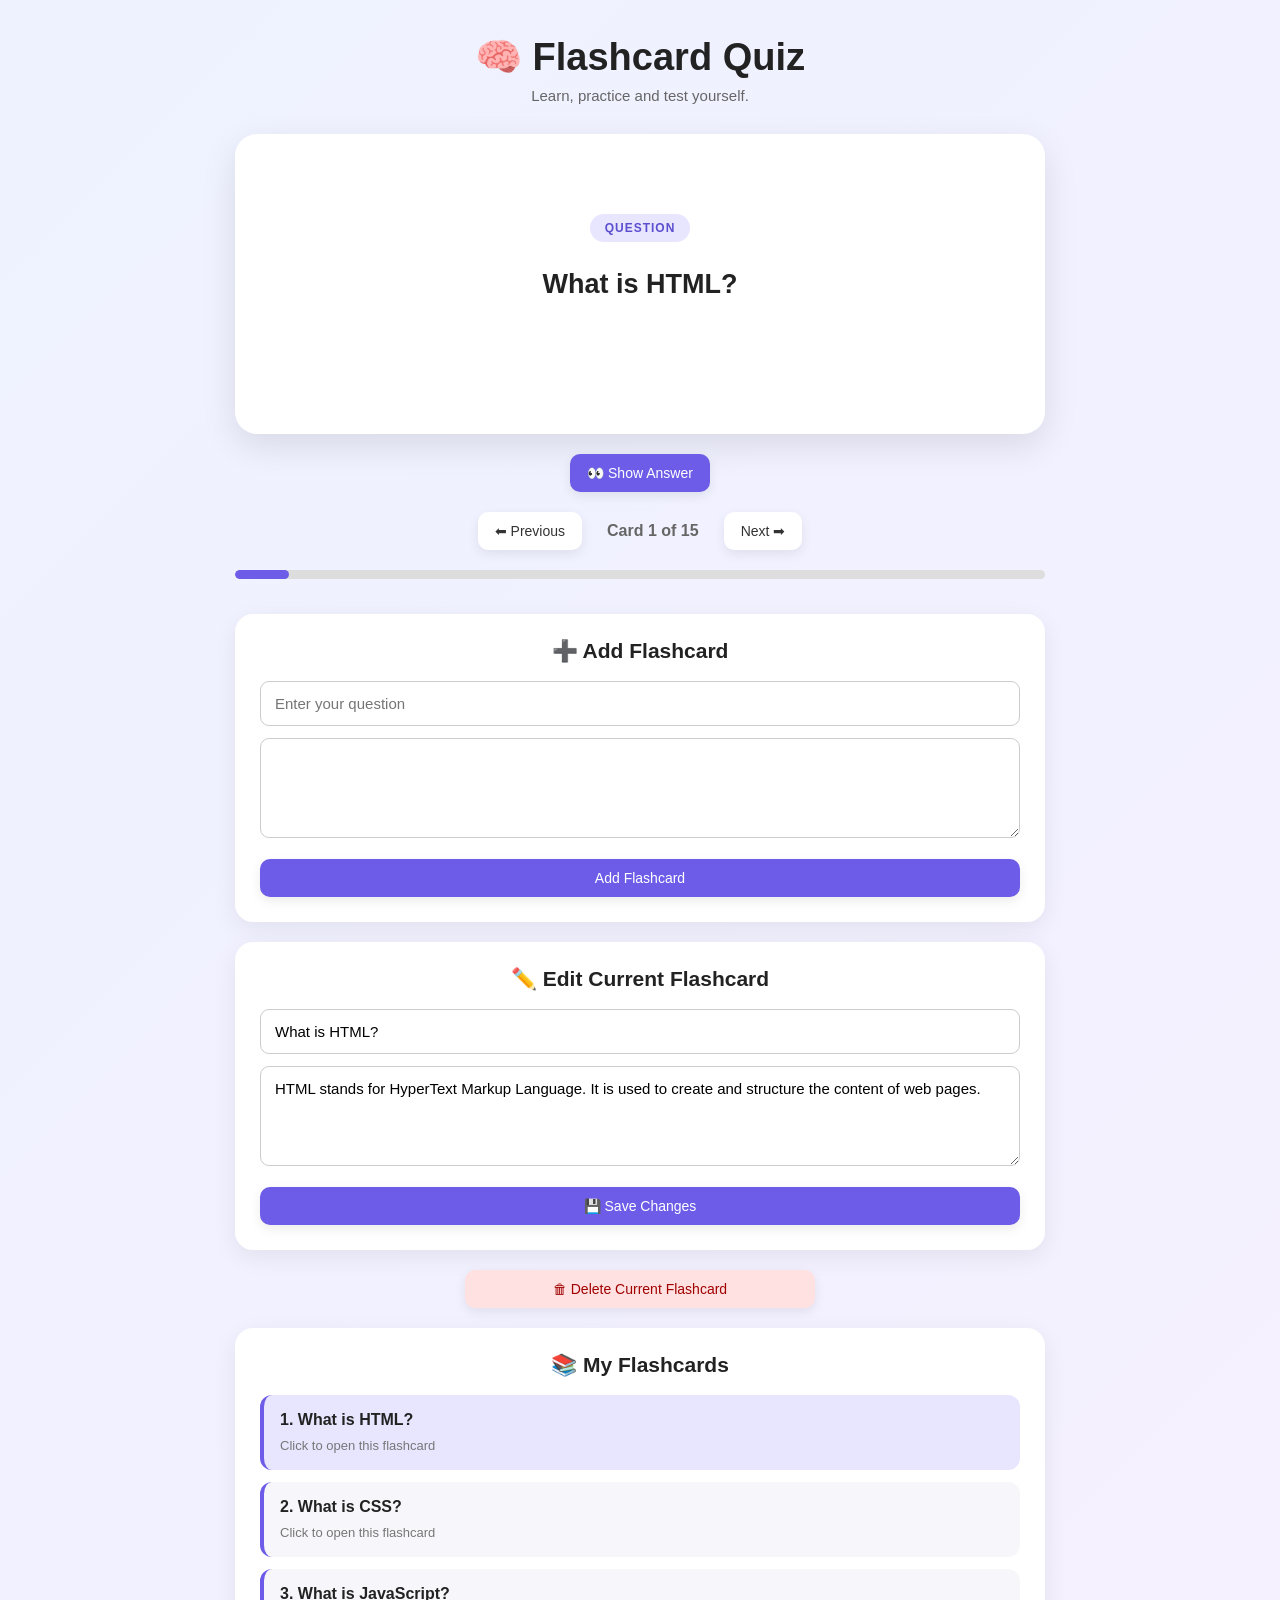
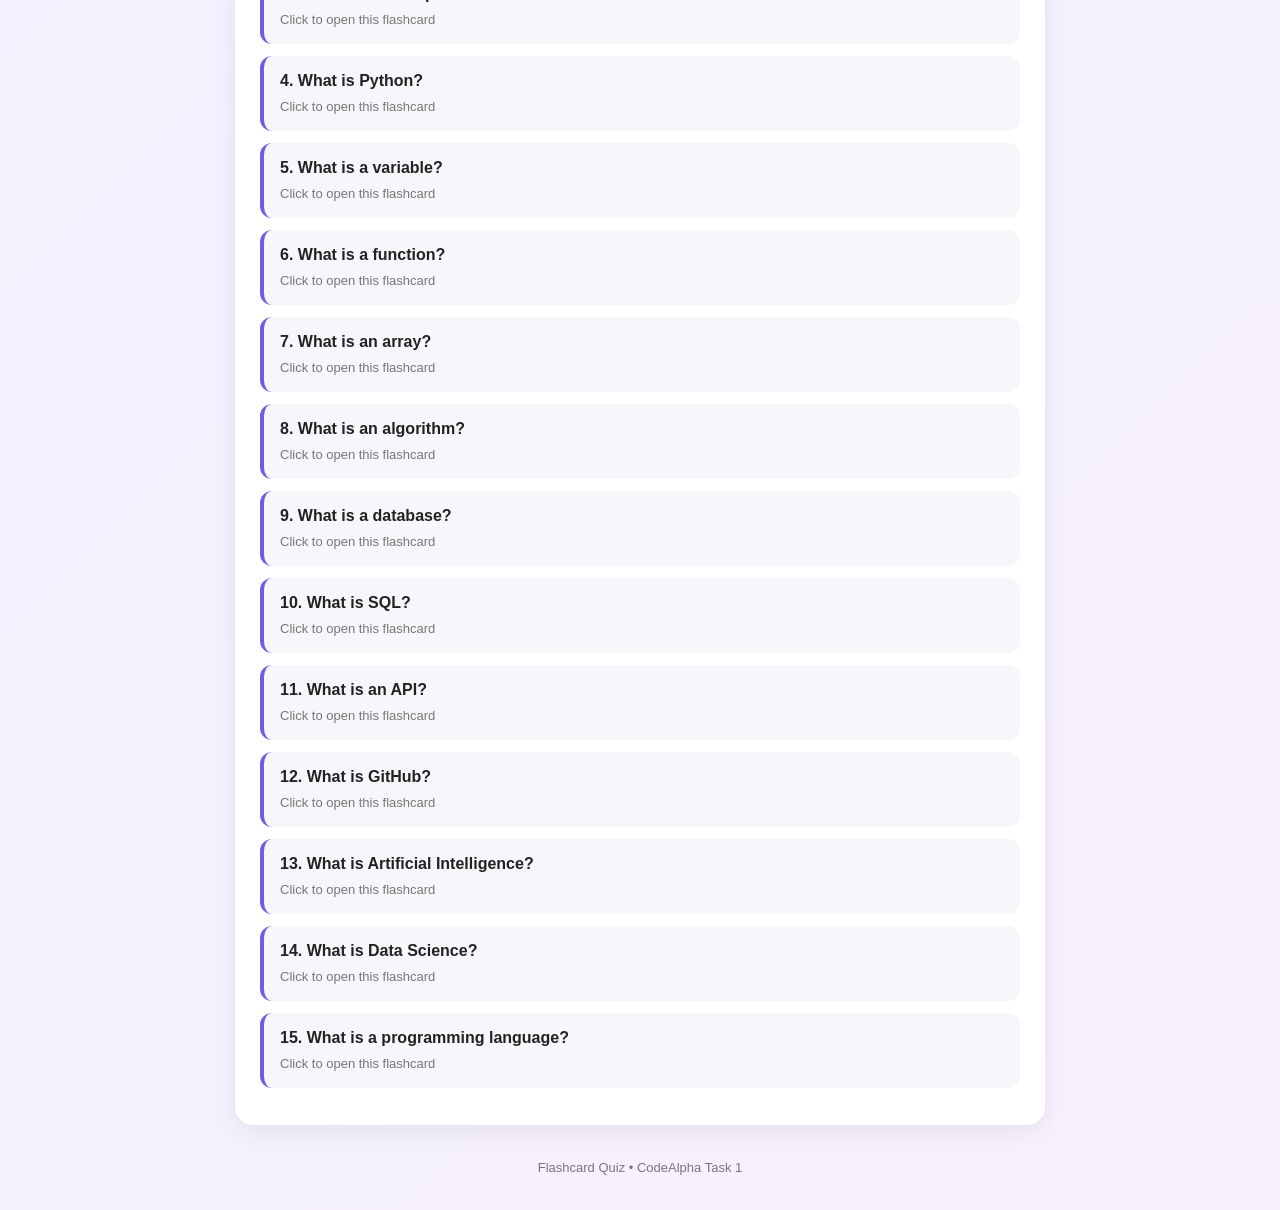
<file: flashcard-quiz-app/index.html>
<!DOCTYPE html>
<html lang="en">
<head>
    <meta charset="UTF-8">
    <meta name="viewport" content="width=device-width, initial-scale=1.0">

    <title>Flashcard Quiz App</title>

    <link rel="stylesheet" href="style.css">
</head>

<body>

<div class="app">

    <header>
        <h1>🧠 Flashcard Quiz</h1>
        <p>Learn, practice and test yourself.</p>
    </header>


    <!-- FLASHCARD -->

    <section class="quiz-section">

        <div class="flashcard" id="flashcard">

            <div class="card-content">

                <span id="card-label">QUESTION</span>

                <h2 id="question">Loading...</h2>

                <p id="answer"></p>

            </div>

        </div>


        <button
            id="show-answer"
            class="primary-btn"
            onclick="toggleAnswer()">

            👀 Show Answer

        </button>


        <!-- NAVIGATION -->

        <div class="navigation">

            <button onclick="previousCard()">
                ⬅ Previous
            </button>

            <span id="counter">
                Card 1 of 1
            </span>

            <button onclick="nextCard()">
                Next ➡
            </button>

        </div>


        <!-- PROGRESS -->

        <div class="progress-container">

            <div
                class="progress-bar"
                id="progress-bar">
            </div>

        </div>

    </section>


    <!-- ADD FLASHCARD -->

    <section class="panel">

        <h2>➕ Add Flashcard</h2>

        <input
            type="text"
            id="question-input"
            placeholder="Enter your question">

        <textarea
            id="answer-input"
            placeholder="Enter the answer">
        </textarea>

        <button
            class="primary-btn full-btn"
            onclick="addCard()">

            Add Flashcard

        </button>

    </section>


    <!-- EDIT FLASHCARD -->

    <section class="panel">

        <h2>✏️ Edit Current Flashcard</h2>

        <input
            type="text"
            id="edit-question"
            placeholder="Edit question">

        <textarea
            id="edit-answer"
            placeholder="Edit answer">
        </textarea>

        <button
            class="primary-btn full-btn"
            onclick="saveEdit()">

            💾 Save Changes

        </button>

    </section>


    <!-- DELETE -->

    <section class="manage-section">

        <button
            class="delete-btn"
            onclick="deleteCard()">

            🗑 Delete Current Flashcard

        </button>

    </section>


    <!-- ALL FLASHCARDS -->

    <section class="panel">

        <h2>📚 My Flashcards</h2>

        <div id="cards-list"></div>

    </section>


    <footer>
        <p>Flashcard Quiz • CodeAlpha Task 1</p>
    </footer>

</div>


<script src="script.js"></script>

</body>
</html>
</file>
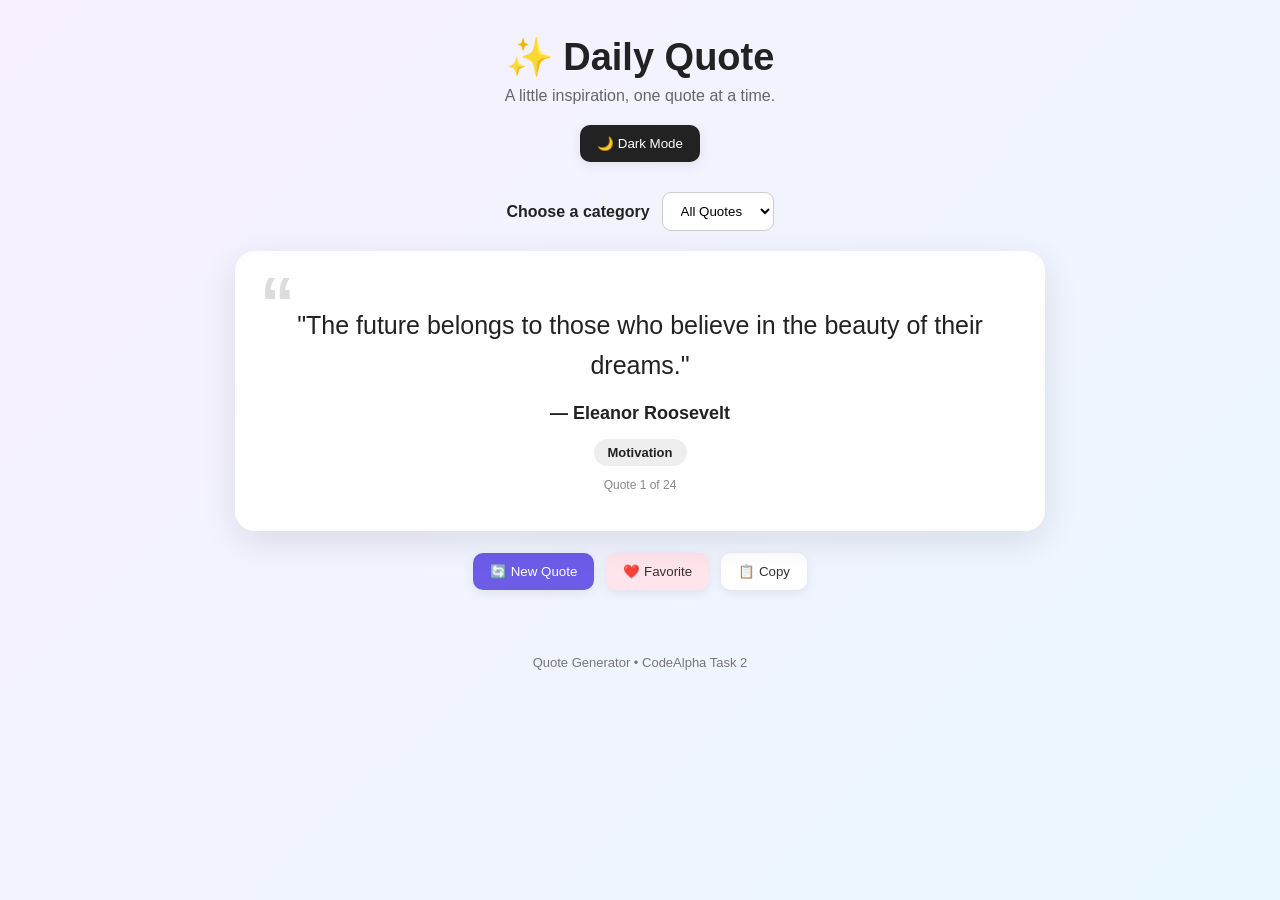
<file: random-quote-generator/index.html>
<!DOCTYPE html>
<html lang="en">
<head>
    <meta charset="UTF-8">
    <meta name="viewport" content="width=device-width, initial-scale=1.0">

    <title>Daily Quote Generator</title>

    <link rel="stylesheet" href="style.css">
</head>

<body>

    <div class="app">

        <header>
            <h1>✨ Daily Quote</h1>
            <p class="subtitle">A little inspiration, one quote at a time.</p>

            <button id="theme-toggle" onclick="toggleTheme()">
                🌙 Dark Mode
            </button>
        </header>

        <main>

            <div class="controls">

                <label for="category-select">
                    Choose a category
                </label>

                <select id="category-select" onchange="filterQuotes()">
                    <option value="All">All Quotes</option>
                    <option value="Motivation">Motivation</option>
                    <option value="Life">Life</option>
                    <option value="Success">Success</option>
                    <option value="Study">Study</option>
                    <option value="Growth">Growth</option>
                    <option value="Learning">Learning</option>
                </select>

            </div>

            <section class="quote-card">

                <div class="quote-mark">“</div>

                <p id="quote">
                    Loading quote...
                </p>

                <p id="author"></p>

                <span id="category">
                    Motivation
                </span>

                <p id="quote-counter">
                    Quote 1 of 4
                </p>

            </section>

            <div class="buttons">

                <button onclick="nextQuote()" class="primary-btn">
                    🔄 New Quote
                </button>

                <button onclick="toggleFavorite()" id="favorite-btn">
                    ❤️ Favorite
                </button>

                <button onclick="copyQuote()">
                    📋 Copy
                </button>

            </div>

            <p id="copy-message"></p>

            <button
                id="view-favorites"
                onclick="toggleFavorites()"
                style="display: none;">
                ❤️ Favorites
            </button>

            <section
                class="favorites-section"
                style="display: none;">

                <h2>❤️ My Favorite Quotes</h2>

                <div id="favorites-list"></div>

            </section>

        </main>

        <footer>
            <p>Quote Generator • CodeAlpha Task 2</p>
        </footer>

    </div>

    <script src="script.js"></script>

</body>
</html>
</file>
<file: flashcard-quiz-app/style.css>
* {
    box-sizing: border-box;
    margin: 0;
    padding: 0;
}

body {

    font-family: Arial, sans-serif;

    min-height: 100vh;

    background:
        linear-gradient(
            135deg,
            #eef2ff,
            #f8f0ff
        );

    color: #222;

    transition:
        background 0.3s ease;
}

.app {

    width: 100%;

    max-width: 850px;

    margin: auto;

    padding: 35px 20px;
}


/* HEADER */

header {

    text-align: center;

    margin-bottom: 30px;
}

header h1 {

    font-size: 38px;

    margin-bottom: 8px;
}

header p {

    color: #666;

    font-size: 15px;
}


/* QUIZ */

.quiz-section {

    text-align: center;

    margin-bottom: 35px;
}


/* FLASHCARD */

.flashcard {

    min-height: 300px;

    background: white;

    border-radius: 22px;

    padding: 40px 30px;

    display: flex;

    justify-content: center;

    align-items: center;

    box-shadow:
        0 12px 35px
        rgba(0, 0, 0, 0.10);

    margin-bottom: 20px;

    transition:
        transform 0.3s ease,
        box-shadow 0.3s ease;
}

.flashcard:hover {

    transform:
        translateY(-5px);

    box-shadow:
        0 18px 40px
        rgba(0, 0, 0, 0.13);
}

.card-content {

    width: 100%;
}

#card-label {

    display: inline-block;

    padding: 7px 15px;

    border-radius: 20px;

    background: #e8e5ff;

    color: #5b4fcf;

    font-size: 12px;

    font-weight: bold;

    letter-spacing: 1px;

    margin-bottom: 22px;
}

#question {

    font-size: 27px;

    line-height: 1.5;

    margin-bottom: 20px;
}

#answer {

    font-size: 19px;

    line-height: 1.6;

    color: #555;

    min-height: 30px;

    transition:
        opacity 0.3s ease;
}


/* BUTTONS */

button {

    border: none;

    border-radius: 10px;

    padding: 11px 17px;

    cursor: pointer;

    background: white;

    color: #333;

    font-size: 14px;

    box-shadow:
        0 4px 12px
        rgba(0, 0, 0, 0.08);

    transition:
        transform 0.2s ease,
        box-shadow 0.2s ease;
}

button:hover {

    transform:
        translateY(-2px);

    box-shadow:
        0 7px 16px
        rgba(0, 0, 0, 0.12);
}

.primary-btn {

    background: #6c5ce7;

    color: white;
}

.full-btn {

    width: 100%;

    margin-top: 5px;
}


/* NAVIGATION */

.navigation {

    display: flex;

    justify-content: center;

    align-items: center;

    gap: 25px;

    margin: 20px 0;
}

#counter {

    font-weight: bold;

    color: #666;
}


/* PROGRESS */

.progress-container {

    width: 100%;

    height: 9px;

    background: #ddd;

    border-radius: 20px;

    overflow: hidden;

    margin-top: 15px;
}

.progress-bar {

    height: 100%;

    width: 25%;

    background: #6c5ce7;

    border-radius: 20px;

    transition:
        width 0.3s ease;
}


/* PANELS */

.panel {

    background: white;

    border-radius: 18px;

    padding: 25px;

    margin-top: 20px;

    box-shadow:
        0 7px 25px
        rgba(0, 0, 0, 0.07);
}

.panel h2 {

    text-align: center;

    margin-bottom: 18px;

    font-size: 21px;
}


/* INPUTS */

input,
textarea {

    width: 100%;

    padding: 13px 14px;

    border-radius: 9px;

    border: 1px solid #ccc;

    font-family: inherit;

    font-size: 15px;

    margin-bottom: 12px;

    outline: none;
}

textarea {

    min-height: 100px;

    resize: vertical;
}

input:focus,
textarea:focus {

    border-color: #6c5ce7;
}


/* DELETE */

.manage-section {

    text-align: center;

    margin-top: 20px;
}

.delete-btn {

    background: #ffe1e1;

    color: #a00000;

    width: 100%;

    max-width: 350px;
}


/* FLASHCARD LIST */

.card-item {

    background: #f7f7fb;

    padding: 16px;

    border-radius: 12px;

    margin-bottom: 12px;

    cursor: pointer;

    border-left: 4px solid #6c5ce7;

    transition:
        transform 0.2s ease,
        background 0.2s ease;
}

.card-item:hover {

    transform:
        translateX(5px);

    background: #efedff;
}

.card-item.active {

    background: #e8e5ff;
}

.card-item strong {

    display: block;

    margin-bottom: 7px;
}

.card-item span {

    color: #777;

    font-size: 13px;
}


/* FOOTER */

footer {

    text-align: center;

    margin-top: 35px;

    color: #777;

    font-size: 13px;
}


/* MOBILE */

@media (max-width: 600px) {

    .app {

        padding: 25px 15px;
    }

    header h1 {

        font-size: 30px;
    }

    #question {

        font-size: 22px;
    }

    .flashcard {

        min-height: 260px;

        padding: 30px 20px;
    }

    .navigation {

        gap: 10px;
    }

    .navigation button {

        padding: 10px;
    }
}
</file>
<file: random-quote-generator/style.css>
* {
    box-sizing: border-box;
    margin: 0;
    padding: 0;
}

body {
    font-family: Arial, sans-serif;
    min-height: 100vh;

    background: linear-gradient(
        135deg,
        #f8f0ff,
        #eaf7ff
    );

    color: #222;

    transition:
        background 0.3s ease,
        color 0.3s ease;
}

.app {
    width: 100%;
    max-width: 850px;
    margin: auto;
    padding: 35px 20px;
}

header {
    text-align: center;
    margin-bottom: 30px;
}

header h1 {
    font-size: 38px;
    margin-bottom: 8px;
}

.subtitle {
    color: #666;
    margin-bottom: 20px;
}

button,
select {
    font-family: inherit;
}

button {
    border: none;
    border-radius: 10px;
    padding: 11px 17px;
    cursor: pointer;

    background: white;
    color: #333;

    box-shadow: 0 3px 12px rgba(0, 0, 0, 0.08);

    transition:
        transform 0.2s ease,
        box-shadow 0.2s ease;
}

button:hover {
    transform: translateY(-2px);
    box-shadow: 0 6px 15px rgba(0, 0, 0, 0.12);
}

#theme-toggle {
    background: #222;
    color: white;
}

.controls {
    display: flex;
    align-items: center;
    justify-content: center;
    gap: 12px;
    margin-bottom: 20px;
}

.controls label {
    font-weight: bold;
}

select {
    padding: 10px 14px;
    border-radius: 9px;
    border: 1px solid #ccc;
    background: white;
    cursor: pointer;
}

.quote-card {
    position: relative;

    background: rgba(255, 255, 255, 0.92);

    border-radius: 20px;

    padding: 45px 35px 30px;

    text-align: center;

    min-height: 280px;

    display: flex;
    flex-direction: column;
    justify-content: center;
    align-items: center;

    box-shadow:
        0 10px 35px rgba(0, 0, 0, 0.1);

    transition:
        background 0.3s ease,
        transform 0.3s ease;
}

.quote-card:hover {
    transform: translateY(-3px);
}

.quote-mark {
    position: absolute;
    top: 12px;
    left: 25px;

    font-size: 70px;
    font-weight: bold;

    opacity: 0.15;
}

#quote {
    font-size: 25px;
    line-height: 1.6;

    max-width: 700px;

    margin-bottom: 18px;

    transition:
        opacity 0.25s ease,
        transform 0.25s ease;
}

#author {
    font-size: 18px;
    font-weight: bold;

    margin-bottom: 15px;
}

#category {
    display: inline-block;

    padding: 6px 14px;

    border-radius: 20px;

    background: #eee;

    font-size: 13px;
    font-weight: bold;
}

#quote-counter {
    margin-top: 12px;

    font-size: 12px;

    color: #888;
}

.buttons {
    display: flex;
    justify-content: center;
    flex-wrap: wrap;

    gap: 12px;

    margin-top: 22px;
}

.primary-btn {
    background: #6c5ce7;
    color: white;
}

#favorite-btn {
    background: #ffe4ec;
}

#view-favorites {
    display: block;
    margin: 20px auto;
}

#copy-message {
    text-align: center;
    height: 20px;

    margin-top: 10px;

    font-size: 14px;
    font-weight: bold;
}

.favorites-section {
    margin-top: 30px;

    background: white;

    border-radius: 18px;

    padding: 25px;

    box-shadow:
        0 8px 25px rgba(0, 0, 0, 0.08);
}

.favorites-section h2 {
    text-align: center;
    margin-bottom: 20px;
}

.favorite-item {
    position: relative;

    padding: 18px;

    margin-bottom: 12px;

    background: #f7f7f7;

    border-radius: 12px;
}

.favorite-item p {
    margin-bottom: 8px;

    line-height: 1.5;
}

.favorite-item span {
    font-size: 13px;
    font-weight: bold;
    color: #666;
}

.remove-btn {
    position: absolute;

    right: 12px;
    top: 12px;

    padding: 5px 9px;

    background: #ffdddd;

    color: #b00000;
}

footer {
    text-align: center;

    margin-top: 35px;

    color: #777;

    font-size: 13px;
}

/* DARK MODE */

body.dark-mode {
    background: linear-gradient(
        135deg,
        #17152a,
        #10202c
    );

    color: #f5f5f5;
}

body.dark-mode .subtitle,
body.dark-mode footer {
    color: #bbb;
}

body.dark-mode .quote-card,
body.dark-mode .favorites-section {
    background: #242438;
}

body.dark-mode select,
body.dark-mode button {
    background: #303047;
    color: white;
}

body.dark-mode #category {
    background: #3b3b55;
}

body.dark-mode #quote-counter {
    color: #aaa;
}

body.dark-mode .favorite-item {
    background: #303047;
}

/* MOBILE */

@media (max-width: 600px) {

    .app {
        padding: 25px 15px;
    }

    header h1 {
        font-size: 30px;
    }

    .controls {
        flex-direction: column;
    }

    #quote {
        font-size: 20px;
    }

    .quote-card {
        padding: 40px 20px 25px;
    }

    .buttons {
        flex-direction: column;
    }

    .buttons button {
        width: 100%;
    }
}
</file>
